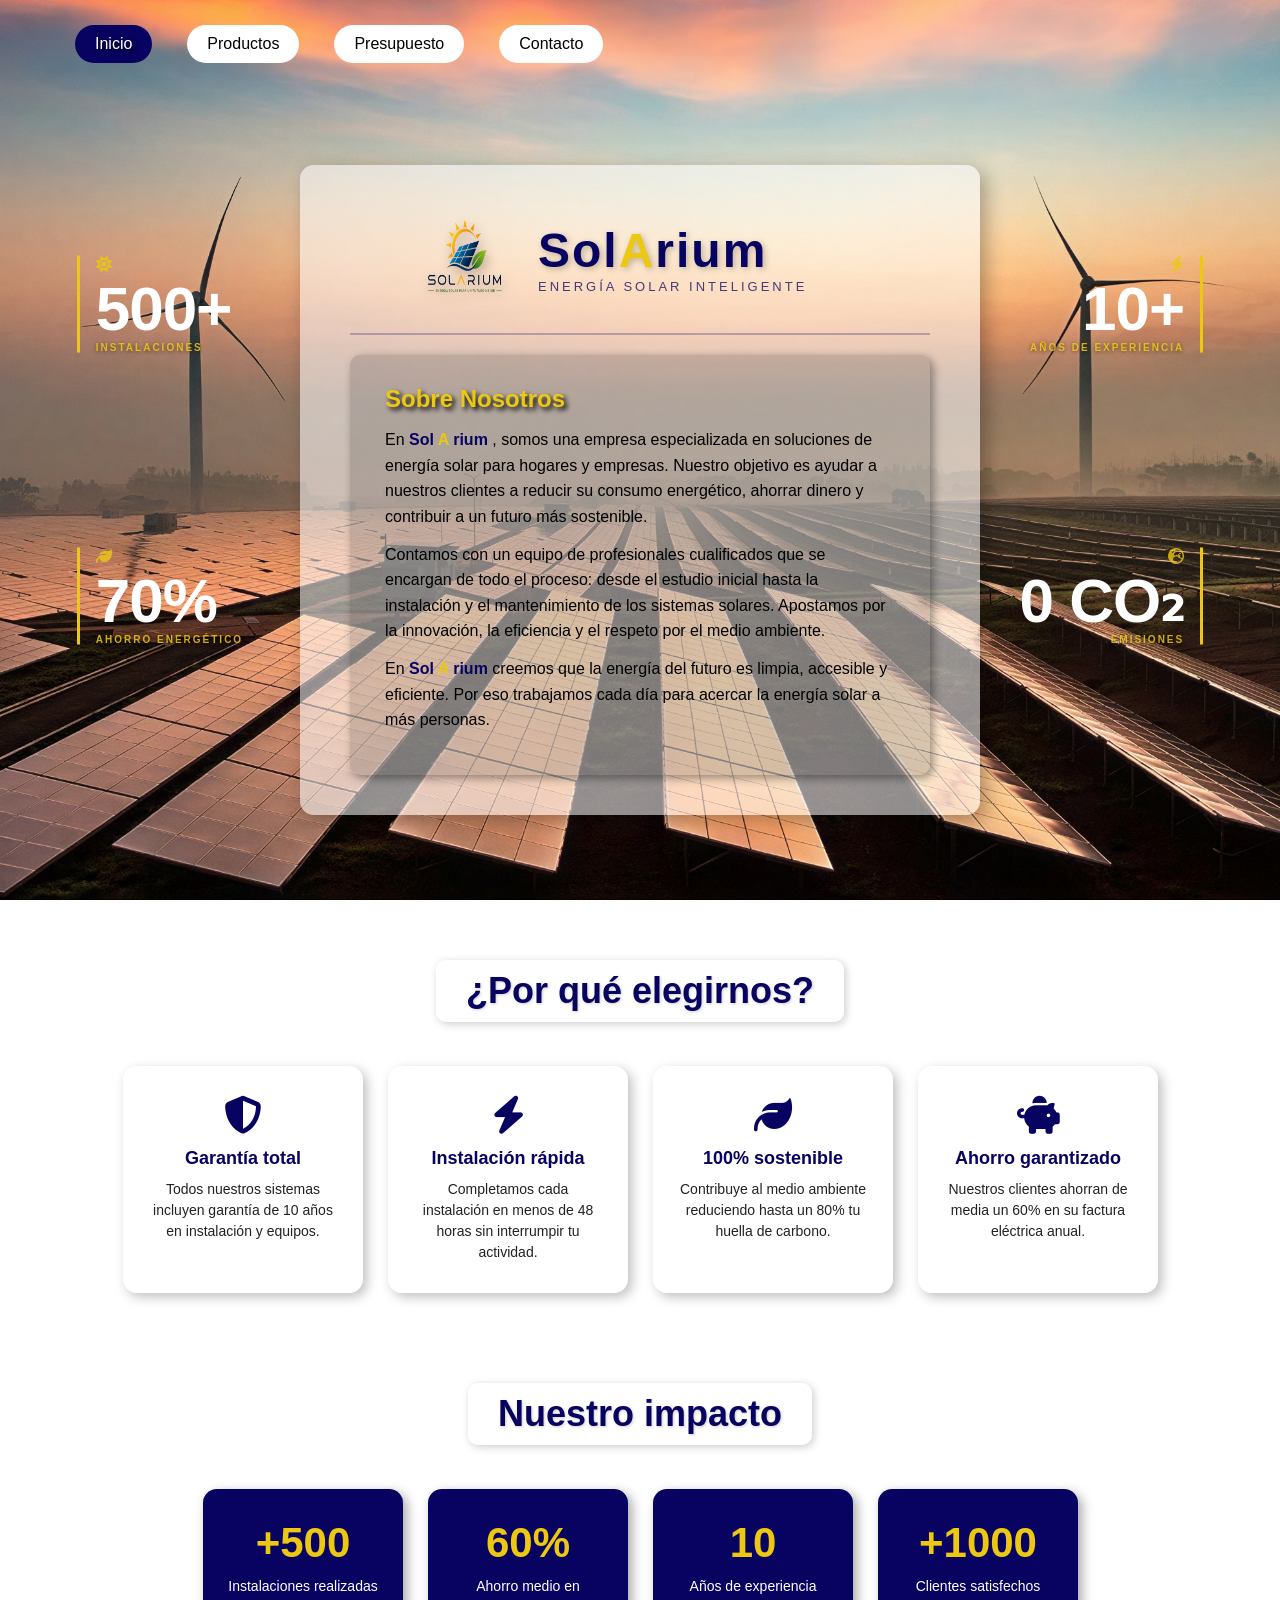
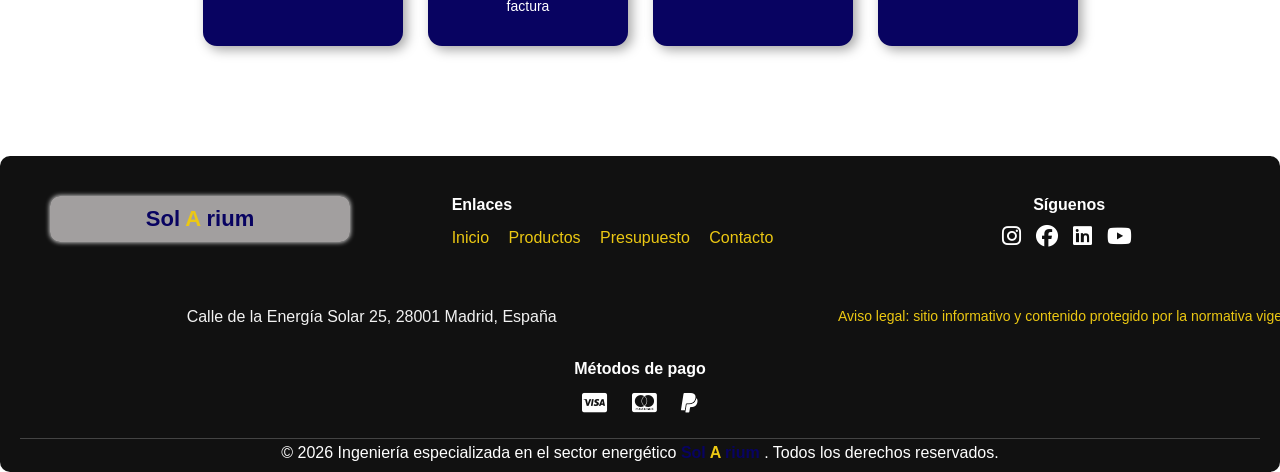
<file: index.html>
<!DOCTYPE html>
<html lang="es">
<head>
    <!--Meta etiquetas-->
    <meta charset="UTF-8">
    <meta name="viewport" content="width=device-width, initial-scale=1.0">
    <meta name="description" content="SolArium - Soluciones de energía solar para hogares y empresas. Instalación y mantenimiento de paneles fotovoltaicos en Madrid.">
    <meta name="keywords" content="energía solar, placas fotovoltaicas, paneles solares, autoconsumo, Madrid, instalación solar">
    <meta name="author" content="SolArium">
    <meta name="robots" content="index, follow">
    <!--Meta etiquetas para redes sociales-->
    <meta property="og:title" content="SolArium - Energía Solar Inteligente">
    <meta property="og:description" content="Soluciones de energía solar para hogares y empresas.">
    <meta property="og:image" content="imagenes/logo.png">
    <meta property="og:type" content="website">
    <meta property="og:locale" content="es_ES">
    <!-- Font Awesome para iconos -->
    <link rel="stylesheet" href="https://cdnjs.cloudflare.com/ajax/libs/font-awesome/6.5.0/css/all.min.css">
    <!-- Declaración de fichero de estilos-->
    <link rel="stylesheet" href="styles.css/styles.css">
    <!--Título de la página-->
    <title>SolArium</title>
</head>
<body>
    <!-- Imagen de fondo fija -->
    <img src="imagenes/Fondo.jpeg" width="2936" height="1388" alt="Foto placas solares" class="hero-image">
<div class="contenedor">
    <!-- NavBar-->
    <div class="navbar">
        <div class="menu">
            <a href="index.html" class="activo">Inicio</a>
            <a href="Views/productos.html">Productos</a>
            <a href="Views/presupuesto.html">Presupuesto</a>
            <a href="Views/contacto.html">Contacto</a>
        </div>
    </div>
</div>
    <!-- Hero -->
    <section id="hero-inicio">
        <!-- Tarjetas decorativas izquierda -->
        <div class="hero-deco hero-deco-izq">
            <div class="hero-stat-card">
                <i class="fa-solid fa-sun"></i>
                <span class="hero-stat-num">500+</span>
                <span class="hero-stat-label">Instalaciones</span>
            </div>
            <div class="hero-stat-card">
                <i class="fa-solid fa-leaf"></i>
                <span class="hero-stat-num">70%</span>
                <span class="hero-stat-label">Ahorro energético</span>
            </div>
        </div>
        <div id="hero-caja-1">
            <!-- Logo y nombre de la empresa -->
            <div class="logo-hero">
                <img src="imagenes/logo.png" width="2376" height="1680" alt="logo SolArium">
                <div class="logo-texto">
                    <span class="logo-nombre">
                        <span class="sol">Sol</span><span class="A">A</span><span class="rium">rium</span>
                    </span>
                    <span class="logo-slogan">Energía solar inteligente</span>
                </div>
            </div>
            <!-- Caja Sobre Nosotros -->
            <div class="caja-sobre">
                <h2>Sobre Nosotros</h2>
                <p>En
                <strong>
                    <span class="sol">Sol</span>
                    <span class="A">A</span>
                    <span class="rium">rium</span>
                </strong>,
                    somos una empresa especializada en soluciones de energía solar
                para hogares y empresas. Nuestro objetivo es ayudar a nuestros clientes a reducir su consumo energético,
                ahorrar dinero y contribuir a un futuro más sostenible.
                </p><p>Contamos con un equipo de profesionales cualificados que se encargan de todo el proceso:
                desde el estudio inicial hasta la instalación y el mantenimiento de los sistemas solares.
                Apostamos por la innovación, la eficiencia y el respeto por el medio ambiente.
                </p><p>En                     
                <strong>
                    <span class="sol">Sol</span>
                    <span class="A">A</span>
                    <span class="rium">rium</span>
                </strong>
                    creemos que la energía del futuro es limpia, accesible y eficiente.
                Por eso trabajamos cada día para acercar la energía solar a más personas.
            </p>
            </div>
        </div>
        <!-- Tarjetas decorativas derecha -->
        <div class="hero-deco hero-deco-der">
            <div class="hero-stat-card">
                <i class="fa-solid fa-bolt"></i>
                <span class="hero-stat-num">10+</span>
                <span class="hero-stat-label">Años de experiencia</span>
            </div>
            <div class="hero-stat-card">
                <i class="fa-solid fa-earth-europe"></i>
                <span class="hero-stat-num">0 CO₂</span>
                <span class="hero-stat-label">Emisiones</span>
            </div>
        </div>
    </section>

    <!-- Sección 2: Por qué elegirnos -->
    <section id="por-que-nosotros">
        <h2>¿Por qué elegirnos?</h2>
        <div class="ventajas-grid">
            <!-- Ventaja 1 -->
            <div class="ventaja-card">
                <i class="fa-solid fa-shield-halved"></i>
                <h3>Garantía total</h3>
                <p>Todos nuestros sistemas incluyen garantía de 10 años en instalación y equipos.</p>
            </div>
            <!-- Ventaja 2 -->
            <div class="ventaja-card">
                <i class="fa-solid fa-bolt"></i>
                <h3>Instalación rápida</h3>
                <p>Completamos cada instalación en menos de 48 horas sin interrumpir tu actividad.</p>
            </div>
            <!-- Ventaja 3 -->
            <div class="ventaja-card">
                <i class="fa-solid fa-leaf"></i>
                <h3>100% sostenible</h3>
                <p>Contribuye al medio ambiente reduciendo hasta un 80% tu huella de carbono.</p>
            </div>
            <!-- Ventaja 4 -->
            <div class="ventaja-card">
                <i class="fa-solid fa-piggy-bank"></i>
                <h3>Ahorro garantizado</h3>
                <p>Nuestros clientes ahorran de media un 60% en su factura eléctrica anual.</p>
            </div>
        </div>
    </section>

    <!-- Sección 3: Datos de impacto -->
    <section id="datos-impacto">
        <h2>Nuestro impacto</h2>
        <div class="datos-grid">
            <!-- Dato 1 -->
            <div class="dato-card">
                <span class="dato-numero contador contador-500" data-final="+500">+500</span>
                <span class="dato-label">Instalaciones realizadas</span>
            </div>
            <!-- Dato 2 -->
            <div class="dato-card">
                <span class="dato-numero contador contador-60" data-final="60%">60%</span>
                <span class="dato-label">Ahorro medio en factura</span>
            </div>
            <!-- Dato 3 -->
            <div class="dato-card">
                <span class="dato-numero contador contador-10" data-final="10">10</span>
                <span class="dato-label">Años de experiencia</span>
            </div>
            <!-- Dato 4 -->
            <div class="dato-card">
                <span class="dato-numero contador contador-1000" data-final="+1000">+1000</span>
                <span class="dato-label">Clientes satisfechos</span>
            </div>
        </div>
    </section>

    <!-- Footer -->
<footer class="footer">

    <div class="footer-contenido">

        <!-- Logo SolArium -->
        <div class="footer-col">
            <h2>
                <strong>
                    <span class="sol">Sol</span>
                    <span class="A">A</span>
                    <span class="rium">rium</span>
                </strong>
            </h2>
        </div>

        <!-- Enlaces de navegación -->
        <div class="footer-col">
            <h3>Enlaces</h3>
            <p><a href="index.html">Inicio</a></p>
            <p><a href="Views/productos.html">Productos</a></p>
            <p><a href="Views/presupuesto.html">Presupuesto</a></p>
            <p><a href="Views/contacto.html">Contacto</a></p>
        </div>

        <!-- Redes sociales -->
        <div class="footer-col">
            <h3>Síguenos</h3>
            <div class="redes">
                <a href="https://www.instagram.com/" target="_blank" rel="noopener"><i class="fa-brands fa-instagram"></i></a>
                <a href="https://www.facebook.com/" target="_blank" rel="noopener"><i class="fa-brands fa-facebook"></i></a>
                <a href="https://www.linkedin.com/" target="_blank" rel="noopener"><i class="fa-brands fa-linkedin"></i></a>
                <a href="https://www.youtube.com/" target="_blank" rel="noopener"><i class="fa-brands fa-youtube"></i></a>
            </div>
            <div class="footer-info">
                <p class="footer-direccion">Calle de la Energía Solar 25, 28001 Madrid, España</p>
                <p class="footer-legal">Aviso legal: sitio informativo y contenido protegido por la normativa vigente.</p>
            </div>
        </div>
    </div>

<!-- Métodos de pago -->
<div class="footer-pagos">
    <h3>Métodos de pago</h3>
    <i class="fa-brands fa-cc-visa" aria-hidden="true"></i>
    <i class="fa-brands fa-cc-mastercard" aria-hidden="true"></i>
    <i class="fa-brands fa-paypal" aria-hidden="true"></i>
</div>
<!-- Derechos reservados -->
    <div class="footer-bottom">
        <p>© 2026 Ingeniería especializada en el sector energético
                <strong>
                    <span class="sol">Sol</span>
                    <span class="A">A</span>
                    <span class="rium">rium</span>
                </strong>. Todos los derechos reservados.</p>
    </div>
</footer>
</html>
</file>
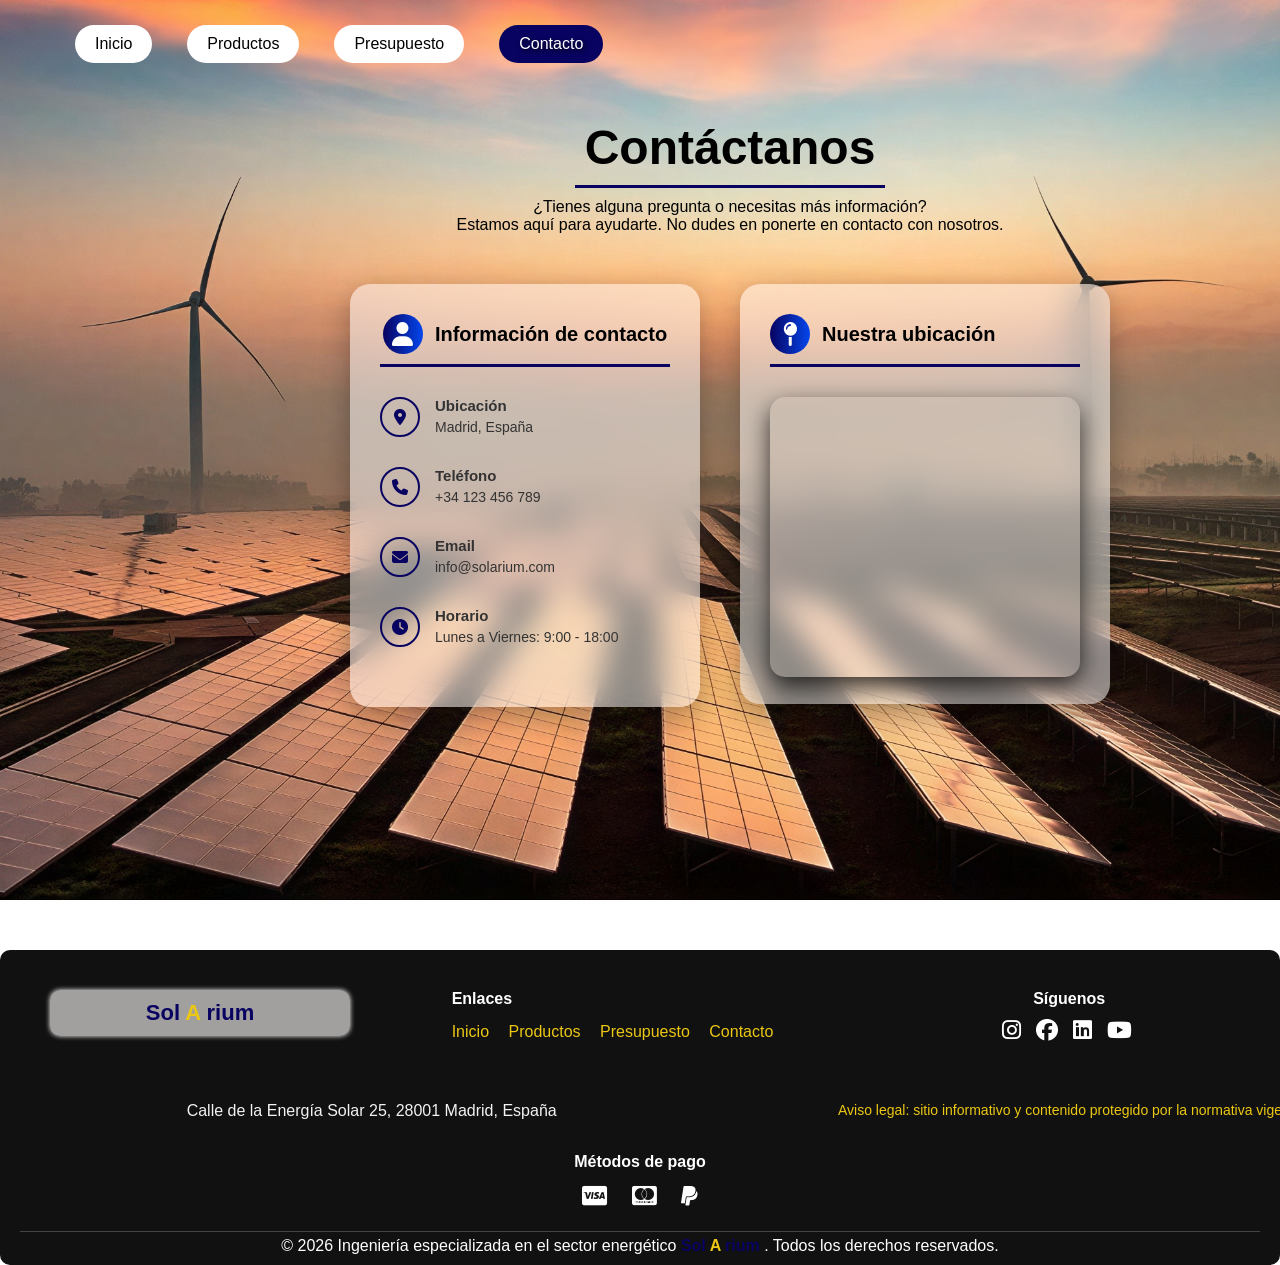
<file: Views/contacto.html>
<!DOCTYPE html>
<html lang="es">
<head>
    <!--Meta etiquetas-->
    <meta charset="UTF-8">
    <meta name="viewport" content="width=device-width, initial-scale=1.0">
    <meta name="description" content="SolArium - Soluciones de energía solar para hogares y empresas. Instalación y mantenimiento de paneles fotovoltaicos en Madrid.">
    <meta name="keywords" content="energía solar, placas fotovoltaicas, paneles solares, autoconsumo, Madrid, instalación solar">
    <meta name="author" content="SolArium">
    <meta name="robots" content="index, follow">
    <!--Meta etiquetas para redes sociales-->
    <meta property="og:title" content="SolArium - Energía Solar Inteligente">
    <meta property="og:description" content="Soluciones de energía solar para hogares y empresas.">
    <meta property="og:image" content="../imagenes/logo.png">
    <meta property="og:type" content="website">
    <meta property="og:locale" content="es_ES">
    <!-- Font Awesome para iconos -->
    <link rel="stylesheet" href="https://cdnjs.cloudflare.com/ajax/libs/font-awesome/6.5.0/css/all.min.css">
    <!-- Declaración de fichero de estilos-->
    <link rel="stylesheet" href="../styles.css/styles.css">
    <!--Título de la página-->
    <title>Contacto</title>
</head>
<body>

<!-- Imagen de fondo fija -->
<img src="../imagenes/Fondo.jpeg" width="2936" height="1388" alt="Foto placas solares" class="hero-image">
<div class="contenedor">
    <!-- NavBar-->
    <div class="navbar">
    <div class="menu">
        <a href="../index.html">Inicio</a>
        <a href="productos.html">Productos</a>
        <a href="presupuesto.html">Presupuesto</a>
        <a href="contacto.html" class="activo">Contacto</a>
    </div>
</div>
</div>

<!-- Sección principal de contacto -->
<div id="hero-contacto">
    <div id="overlay-contacto"></div>

    <div class="content">
        <h1>Contáctanos</h1>
        <div class="subtitle">
            ¿Tienes alguna pregunta o necesitas más información?<br> Estamos aquí para ayudarte. No dudes en ponerte en contacto con nosotros.
        </div>

        <div class="cards">

            <!-- CONTACTO -->
            <div class="card-contacto">
                <div class="card-contacto-header">
                    <i class="fa-solid fa-user"></i>
                    <h2>Información de contacto</h2>
                </div>

                <div class="info-item">
                    <i class="fa-solid fa-location-dot"></i>
                    <div class="info-text">
                        <strong>Ubicación</strong>
                        <span>Madrid, España</span>
                    </div>
                </div>

                <div class="info-item">
                    <i class="fa-solid fa-phone"></i>
                    <div class="info-text">
                        <strong>Teléfono</strong>
                        <span>+34 123 456 789</span>
                    </div>
                </div>

                <div class="info-item">
                    <i class="fa-solid fa-envelope"></i>
                    <div class="info-text">
                        <strong>Email</strong>
                        <span>info@solarium.com</span>
                    </div>
                </div>

                <div class="info-item">
                    <i class="fa-solid fa-clock"></i>
                    <div class="info-text">
                        <strong>Horario</strong>
                        <span>Lunes a Viernes: 9:00 - 18:00</span>
                    </div>
                </div>
            </div>

            <!-- MAPA -->
            <div class="card-map">
                <div class="card-map-header">
                    <i class="fa-solid fa-map-pin"></i>
                    <h3>Nuestra ubicación</h3>
                </div>
                <div class="map">
                    <iframe 
                        title="Mapa de ubicación SolArium en Madrid"
                        src="https://www.google.com/maps?q=Madrid&output=embed">
                    </iframe>
                </div>
            </div>

        </div>
    </div>
</div>
<!-- Footer -->
<footer class="footer">

    <div class="footer-contenido">

        <div class="footer-col">
            <h2>
                <strong>
                    <span class="sol">Sol</span>
                    <span class="A">A</span>
                    <span class="rium">rium</span>
                </strong>
            </h2>        
        </div>
        <!-- Enlaces de navegación -->
        <div class="footer-col">
            <h3>Enlaces</h3>
            <p><a href="../index.html">Inicio</a></p>
            <p><a href="productos.html">Productos</a></p>
            <p><a href="presupuesto.html">Presupuesto</a></p>
            <p><a href="contacto.html">Contacto</a></p>
        </div>
        <!-- Redes sociales -->
        <div class="footer-col">
            <h3>Síguenos</h3>
            <div class="redes">
                <a href="https://www.instagram.com/" target="_blank" rel="noopener"><i class="fa-brands fa-instagram"></i></a>
                <a href="https://www.facebook.com/" target="_blank" rel="noopener"><i class="fa-brands fa-facebook"></i></a>
                <a href="https://www.linkedin.com/" target="_blank" rel="noopener"><i class="fa-brands fa-linkedin"></i></a>
                <a href="https://www.youtube.com/" target="_blank" rel="noopener"><i class="fa-brands fa-youtube"></i></a>
            </div>
            <div class="footer-info">
                <p class="footer-direccion">Calle de la Energía Solar 25, 28001 Madrid, España</p>
                <p class="footer-legal">Aviso legal: sitio informativo y contenido protegido por la normativa vigente.</p>
            </div>
        </div>
    </div>

<!-- Métodos de pago -->
<div class="footer-pagos">
    <h3>Métodos de pago</h3>
    <i class="fa-brands fa-cc-visa" aria-hidden="true"></i>
    <i class="fa-brands fa-cc-mastercard" aria-hidden="true"></i>
    <i class="fa-brands fa-paypal" aria-hidden="true"></i>
</div>
<!-- Derechos reservados -->
    <div class="footer-bottom">
        <p>© 2026 Ingeniería especializada en el sector energético 
            <strong>
                <span class="sol">Sol</span>
                <span class="A">A</span>
                <span class="rium">rium</span>
            </strong>. Todos los derechos reservados.</p>
    </div>
</footer>
</body>
</html>
</file>
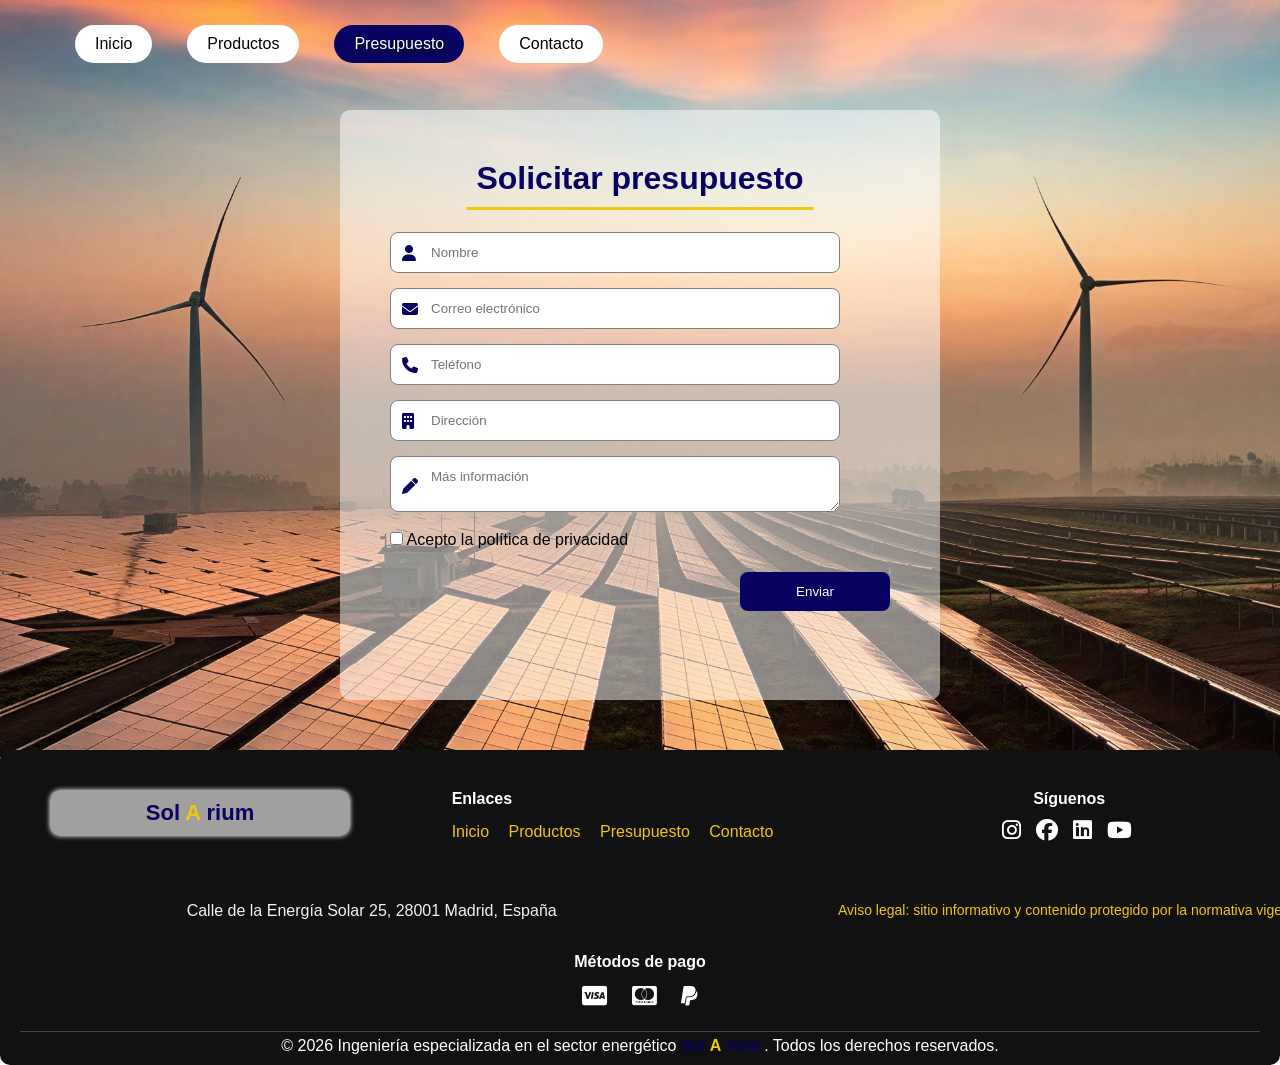
<file: Views/presupuesto.html>
<!DOCTYPE html>
<html lang="es">
<head>
    <!--Meta etiquetas-->
    <meta charset="UTF-8">
    <meta name="viewport" content="width=device-width, initial-scale=1.0">
    <meta name="description" content="SolArium - Soluciones de energía solar para hogares y empresas. Instalación y mantenimiento de paneles fotovoltaicos en Madrid.">
    <meta name="keywords" content="energía solar, placas fotovoltaicas, paneles solares, autoconsumo, Madrid, instalación solar">
    <meta name="author" content="SolArium">
    <meta name="robots" content="index, follow">
    <!--Meta etiquetas para redes sociales-->
    <meta property="og:title" content="SolArium - Energía Solar Inteligente">
    <meta property="og:description" content="Soluciones de energía solar para hogares y empresas.">
    <meta property="og:image" content="../imagenes/logo.png">
    <meta property="og:type" content="website">
    <meta property="og:locale" content="es_ES">
    <!-- Font Awesome para iconos -->
    <link rel="stylesheet" href="https://cdnjs.cloudflare.com/ajax/libs/font-awesome/6.5.0/css/all.min.css">
    <!-- Declaración de fichero de estilos-->
    <link rel="stylesheet" href="../styles.css/styles.css">
    <!--Título de la página-->
    <title>Presupuesto</title>
</head>
<body>

<!-- Imagen de fondo fija -->
<img src="../imagenes/Fondo.jpeg" width="2936" height="1388" alt="Foto placas solares" class="hero-image">
<div class="contenedor">
    <!-- NavBar-->
    <div class="navbar">
    <div class="menu">
        <a href="../index.html">Inicio</a>
        <a href="productos.html">Productos</a>
        <a href="presupuesto.html" class="activo">Presupuesto</a>
        <a href="contacto.html">Contacto</a>
    </div>
    </div>
</div>

<!-- Formulario de presupuesto -->
<div id="hero-caja-presupuesto">
    <div id="bloque-presupuesto">
        <h1>Solicitar presupuesto</h1>
    <form>
        <div class="input-icono">
            <i class="fa-solid fa-user" aria-hidden="true"></i>
            <input type="text" id="nombre" name="nombre" placeholder="Nombre" required>
        </div>
        <div class="input-icono">
            <i class="fa-solid fa-envelope" aria-hidden="true"></i>
            <input type="email" id="email" name="email" placeholder="Correo electrónico" required>
        </div>
        <div class="input-icono">
            <i class="fa-solid fa-phone" aria-hidden="true"></i>
            <input type="tel" id="telefono" name="telefono" placeholder="Teléfono" required>
        </div>
        <div class="input-icono">
            <i class="fa-solid fa-building" aria-hidden="true"></i>
            <input type="text" id="direccion" name="direccion" placeholder="Dirección" required>
        </div>
        <div class="input-icono">
            <i class="fa-solid fa-pen" aria-hidden="true"></i>
            <textarea id="info" name="info" placeholder="Más información" required></textarea>
        </div>
        <label>
            <input type="checkbox" name="privacidad" required>
            Acepto la política de privacidad
        </label>
        <input type="submit" value="Enviar">
    </form>
    </div>
</div>
<!-- Footer -->
<footer class="footer">

    <div class="footer-contenido">

        <!-- Logo SolArium -->
        <div class="footer-col">
            <h2>
                <strong>
                    <span class="sol">Sol</span>
                    <span class="A">A</span>
                    <span class="rium">rium</span>
                </strong>
            </h2>        
        </div>

        <!-- Enlaces de navegación -->
        <div class="footer-col">
            <h3>Enlaces</h3>
            <p><a href="../index.html">Inicio</a></p>
            <p><a href="productos.html">Productos</a></p>
            <p><a href="presupuesto.html">Presupuesto</a></p>
            <p><a href="contacto.html">Contacto</a></p>
        </div>

        <!-- Redes sociales -->
        <div class="footer-col">
            <h3>Síguenos</h3>
            <div class="redes">
                <a href="https://www.instagram.com/" target="_blank" rel="noopener"><i class="fa-brands fa-instagram"></i></a>
                <a href="https://www.facebook.com/" target="_blank" rel="noopener"><i class="fa-brands fa-facebook"></i></a>
                <a href="https://www.linkedin.com/" target="_blank" rel="noopener"><i class="fa-brands fa-linkedin"></i></a>
                <a href="https://www.youtube.com/" target="_blank" rel="noopener"><i class="fa-brands fa-youtube"></i></a>
            </div>
            <div class="footer-info">
                <p class="footer-direccion">Calle de la Energía Solar 25, 28001 Madrid, España</p>
                <p class="footer-legal">Aviso legal: sitio informativo y contenido protegido por la normativa vigente.</p>
            </div>
        </div>
    </div>

<!-- Métodos de pago -->
<div class="footer-pagos">
    <h3>Métodos de pago</h3>
    <i class="fa-brands fa-cc-visa" aria-hidden="true"></i>
    <i class="fa-brands fa-cc-mastercard" aria-hidden="true"></i>
    <i class="fa-brands fa-paypal" aria-hidden="true"></i>
</div>
<!-- Derechos reservados -->
    <div class="footer-bottom">
        <p>© 2026 Ingeniería especializada en el sector energético 
            <strong>
                <span class="sol">Sol</span>
                <span class="A">A</span>
                <span class="rium">rium</span>
            </strong>. Todos los derechos reservados.</p>
    </div>
</footer>
</body>
</html>
</file>
<file: styles.css/styles.css>
/*GLOBAL */

/* Desplazamiento suave al navegar con anclas */
html {
    scroll-behavior: smooth;
}

/*index.html*/
*{
    margin: 0;
    padding: 0;
    box-sizing: border-box;
    font-family: Arial, Helvetica, sans-serif;
}
/*evitar scroll horizontal*/
body{
    overflow-x: auto;
}
/*contenedor principal*/
.contenedor{
    width: 1200px;
    max-width: none;
    margin: 0 auto;
    position: relative;
    z-index: 1;
}

/*NAVBAR DISTRIBUCIÓN*/
.navbar{
    display: flex;
    justify-content: space-between;
    align-items: center;
    padding: 15px;
    backdrop-filter: blur(2px);
    width: 100%;
    max-width: 1200px;
    left: 50%;
    top: 10px;
    transform: translateX(-50%);
    position: fixed;
    z-index: 1000;
    border-radius: 10px;
    margin-top: 0;
}
/*enlace navbar*/
.navbar a{
    text-decoration: none;
    margin-left: 20px;
}

/*menú*/
.menu{
    display: flex;
    gap: 15px;
}

/*menu botones*/
.menu a{
    text-decoration: none;
    padding: 10px 20px;
    border-radius: 30px;
    background: white;
    color: black;
    font-weight: 500;
    transition: all 0.3s ease;
    overflow: hidden;
    position: relative;
}

/*menu hover*/
.menu a:hover{
    background: #d0d0d0;
    transform: translateY(-3px) scale(1.05);
}

/*menu activo(verde)*/
.menu a.activo{
    background: #080361;
    color: white;
    text-shadow: 2px 2px 5px black;
}
/*menu subrayado*/
.menu a::after{
    content: '';
    position: absolute;
    bottom: 0;
    left: 0;
    width: 0%;
    height: 3px;
    background: #ECC813;
    transition: 0.3s;
}
/*menu subrayado hover*/
.menu a:hover::after{
    width: 100%;
}

/*Animación navbar*/
@supports (animation-timeline: scroll()) {
    .navbar {
        animation: navbar-hide linear both;
        animation-timeline: scroll(root block);
        animation-range: 0 220px;
    }

    @keyframes navbar-hide {
        0% {
            transform: translateX(-50%) translateY(0);
            opacity: 1;
        }

        100% {
            transform: translateX(-50%) translateY(-140%);
            opacity: 0;
        }
    }
}

/*HERO*/
.hero-image{
    width: 100%;
    height: 100vh;
    position: fixed;
    inset: 0;
    object-fit: cover;
    z-index: 0;
}
/*contenido del hero*/
.hero-contenido{
    display: flex;
    flex-direction: column;
    justify-content: center;
    text-align: center;
    position: relative;
    margin-top: 150px;
    margin-right: 0px;
    color: black;
    white-space: normal;
}

/*título del hero*/
.hero-contenido h1{
    margin: 0 auto;
    line-height: 1.15;
    overflow-wrap: anywhere;
    font-size: 30px;
    color: #080361;
    position: relative;
    margin-top: -500px;
}

/*hero*/
#hero-inicio{
    position: relative;
    display: flex;
    justify-content: center;
    align-items: center;
    width: 100%;
    min-height: 100vh;
    padding-top: 80px;
}
/*hero caja*/
#hero-caja-1{
    background: rgba(255, 255, 255, 0.55);
    padding: 40px 50px;
    border-radius: 14px;
    width: 680px;
    max-width: 90%;
    position: relative;
    display: flex;
    flex-direction: column;
    align-items: center;
    gap: 20px;
    box-shadow: 6px 6px 20px rgba(0,0,0,0.3);
    margin: 0 auto;
}
/*iconos decorativos hero laterales*/
/*columnas flotantes laterales hero*/
.hero-deco{
    position: absolute;
    top: 50%;
    transform: translateY(-50%);
    display: flex;
    flex-direction: column;
    gap: 195px;
    pointer-events: none;
}
/*entrada izquierda*/
.hero-deco-izq{
    left: 6%;
    align-items: flex-start;
    animation: entrar-izq 1s cubic-bezier(0.22, 1, 0.36, 1) both;
}
/*entrada derecha*/
.hero-deco-der{
    right: 6%;
    align-items: flex-end;
    animation: entrar-der 1s cubic-bezier(0.22, 1, 0.36, 1) both;
}
/*animación entrada desde izquierda*/
@keyframes entrar-izq{
    from{
        opacity: 0;
        transform: translateY(-50%) translateX(-60px);
    }
    to{
        opacity: 1;
        transform: translateY(-50%) translateX(0);
    }
}
/*animación entrada desde derecha*/
@keyframes entrar-der{
    from{
        opacity: 0;
        transform: translateY(-50%) translateX(60px);
    }
    to{
        opacity: 1;
        transform: translateY(-50%) translateX(0);
    }
}
/*bloque individual flotante*/
.hero-stat-card{
    display: flex;
    flex-direction: column;
    align-items: flex-start;
    gap: 2px;
    padding-left: 16px;
    border-left: 3px solid #ECC813;
    background: none;
    box-shadow: none;
    border-radius: 0;
    animation: flotar 4s ease-in-out infinite;
}
/*segunda tarjeta con retraso para que no floten al unísono*/
.hero-stat-card:nth-child(2){
    animation-delay: 1.5s;
}
/*animación flotación suave*/
@keyframes flotar{
    0%, 100%{ transform: translateY(0); }
    50%{ transform: translateY(-8px); }
}
/*columna derecha invertida*/
.hero-deco-der .hero-stat-card{
    align-items: flex-end;
    padding-left: 0;
    padding-right: 16px;
    border-left: none;
    border-right: 3px solid #ECC813;
}
/*icono flotante*/
.hero-stat-card i{
    font-size: 16px;
    color: #ECC813;
    opacity: 0.8;
    margin-bottom: 4px;
    animation: girar-icono 6s ease-in-out infinite;
}
.hero-stat-card:nth-child(2) i{
    animation-delay: 1.5s;
}
/*rotación suave del icono*/
@keyframes girar-icono{
    0%, 100%{ transform: rotate(0deg) scale(1); }
    25%{ transform: rotate(15deg) scale(1.2); }
    75%{ transform: rotate(-15deg) scale(1.2); }
}
/*número gigante*/
.hero-stat-num{
    font-size: 62px;
    font-weight: 900;
    color: #ffffff;
    line-height: 1;
    letter-spacing: -1px;
    animation: pulso-brillo 3s ease-in-out infinite;
}
.hero-stat-card:nth-child(2) .hero-stat-num{
    animation-delay: 1.5s;
}
/*pulso de brillo dorado en el número*/
@keyframes pulso-brillo{
    0%, 100%{
        text-shadow:
            0 0 20px rgba(236,200,19,0.6),
            0 2px 8px rgba(0,0,0,0.7);
    }
    50%{
        text-shadow:
            0 0 40px rgba(236,200,19,1),
            0 0 80px rgba(236,200,19,0.4),
            0 2px 8px rgba(0,0,0,0.7);
    }
}
/*etiqueta*/
.hero-stat-label{
    font-size: 10px;
    font-weight: 700;
    color: #ECC813;
    letter-spacing: 2px;
    text-transform: uppercase;
    opacity: 0.85;
    text-shadow: 0 1px 4px rgba(0,0,0,0.6);
}

/*logo hero*/
.logo-hero{
    display: flex;
    align-items: center;
    justify-content: flex-start;
    gap: 18px;
    width: 100%;
    padding-bottom: 18px;
    padding-left: 60px;
    border-bottom: 2px solid rgba(8, 3, 97, 0.25);
}
/*imagen logo*/
.logo-hero img{
    width: 110px;
    height: 110px;
    background: transparent;
    filter: drop-shadow(2px 4px 6px rgba(0,0,0,0.3));
}
/*bloque texto logo*/
.logo-texto{
    display: flex;
    flex-direction: column;
    gap: 4px;
}
/*nombre SolArium*/
.logo-nombre{
    font-size: 48px;
    font-weight: bold;
    letter-spacing: 2px;
    text-shadow: 2px 2px 6px rgba(0,0,0,0.25);
    line-height: 1;
}
/*slogan debajo del nombre*/
.logo-slogan{
    font-size: 13px;
    font-weight: 500;
    color: #080361;
    letter-spacing: 3px;
    text-transform: uppercase;
    opacity: 0.75;
}
/*caja sobre nosotros*/
.caja-sobre{
    background: rgba(0, 0, 0, 0.15);
    padding: 30px 35px;
    border-radius: 10px;
    width: 100%;
    box-shadow: 3px 3px 10px rgba(0,0,0,0.4);
}
/*bloque de texto*/
.caja-sobre h2{
    color: #ECC813;
    margin-bottom: 14px;
    text-shadow: 3px 3px 5px black;
}
/*texto sobre nosotros*/
.caja-sobre p{
    color: black;
    margin-bottom: 12px;
    line-height: 1.6;
}

/*colores de marca SolArium*/
.sol{
    color: #080361;
}

/*letra A dorada*/
.A{
    color: #ECC813;
}

/*resto del nombre en azul*/
.rium{
    color: #080361;
}

/* SECCIÓN 2 - Por qué elegirnos */
#por-que-nosotros{
    position: relative;
    z-index: 1;
    padding: 60px 60px 40px;
    text-align: center;
}

/*título sección 2*/
#por-que-nosotros h2{
    font-size: 36px;
    color: #080361;
    margin-bottom: 40px;
    background: rgba(255,255,255,0.6);
    display: inline-block;
    padding: 10px 30px;
    border-radius: 10px;
    text-shadow: 1px 1px 3px rgba(0,0,0,0.2);
    box-shadow: 2px 2px 8px rgba(0,0,0,0.2);
}

/*cuadrícula ventajas*/
.ventajas-grid{
    display: flex;
    gap: 25px;
    justify-content: center;
    flex-wrap: wrap;
}

/*tarjeta ventaja*/
.ventaja-card{
    background: rgba(255,255,255,0.55);
    border-radius: 14px;
    padding: 30px 25px;
    width: 240px;
    box-shadow: 4px 4px 12px rgba(0,0,0,0.25);
    transition: transform 0.3s ease, box-shadow 0.3s ease;
}

/*hover tarjeta ventaja*/
.ventaja-card:hover{
    transform: translateY(-6px);
    box-shadow: 6px 10px 20px rgba(0,0,0,0.3);
}

/*icono ventaja*/
.ventaja-card i{
    font-size: 38px;
    color: #080361;
    margin-bottom: 14px;
}

/*título ventaja*/
.ventaja-card h3{
    font-size: 18px;
    color: #080361;
    margin-bottom: 10px;
}

/*texto ventaja*/
.ventaja-card p{
    font-size: 14px;
    color: #222;
    line-height: 1.5;
}

/* SECCIÓN 3 - Datos de impacto */
#datos-impacto{
    position: relative;
    z-index: 1;
    padding: 50px 60px 60px;
    text-align: center;
}

/*título sección 3*/
#datos-impacto h2{
    font-size: 36px;
    color: #080361;
    margin-bottom: 40px;
    background: rgba(255,255,255,0.6);
    display: inline-block;
    padding: 10px 30px;
    border-radius: 10px;
    text-shadow: 1px 1px 3px rgba(0,0,0,0.2);
    box-shadow: 2px 2px 8px rgba(0,0,0,0.2);
}

/*cuadrícula datos*/
.datos-grid{
    display: flex;
    gap: 25px;
    justify-content: center;
    flex-wrap: wrap;
}

/*tarjeta dato*/
.dato-card{
    background: #080361;
    border-radius: 14px;
    padding: 30px 25px;
    width: 200px;
    display: flex;
    flex-direction: column;
    align-items: center;
    gap: 10px;
    box-shadow: 4px 4px 12px rgba(0,0,0,0.35);
    transition: transform 0.3s ease;
}

/*hover tarjeta dato*/
.dato-card:hover{
    transform: translateY(-6px);
}

/*número dato*/
.dato-numero{
    font-size: 42px;
    font-weight: bold;
    color: #ECC813;
}

/*contador visual CSS-only (sin JS)*/
.contador{
    position: relative;
    color: transparent;
}

/*fallback: siempre muestra el valor final*/
.contador::after{
    content: attr(data-final);
    position: absolute;
    left: 0;
    top: 0;
    width: 100%;
    color: #ECC813;
}

/*si hay soporte de animación por scroll, simula conteo al entrar en viewport*/
@supports (animation-timeline: view()){
    .contador::after{
        animation-duration: 1.5s;
        animation-fill-mode: both;
        animation-timing-function: steps(1, end);
        animation-timeline: view();
        animation-range: entry 0% entry 65%;
    }

    .contador-500::after{ animation-name: contar-500; }
    .contador-60::after{ animation-name: contar-60; }
    .contador-10::after{ animation-name: contar-10; }
    .contador-1000::after{ animation-name: contar-1000; }
}

/*secuencias de conteo simulado*/
@keyframes contar-500{
    0%{ content: "+0"; }
    20%{ content: "+100"; }
    40%{ content: "+220"; }
    60%{ content: "+320"; }
    80%{ content: "+420"; }
    100%{ content: "+500"; }
}

@keyframes contar-60{
    0%{ content: "0%"; }
    20%{ content: "12%"; }
    40%{ content: "24%"; }
    60%{ content: "36%"; }
    80%{ content: "48%"; }
    100%{ content: "60%"; }
}

@keyframes contar-10{
    0%{ content: "0"; }
    20%{ content: "2"; }
    40%{ content: "4"; }
    60%{ content: "6"; }
    80%{ content: "8"; }
    100%{ content: "10"; }
}

@keyframes contar-1000{
    0%{ content: "+0"; }
    20%{ content: "+200"; }
    40%{ content: "+400"; }
    60%{ content: "+650"; }
    80%{ content: "+850"; }
    100%{ content: "+1000"; }
}

/*etiqueta dato*/
.dato-label{
    font-size: 14px;
    color: white;
    line-height: 1.4;
}

/*FOOTER*/
.footer{
    background: #111;
    color: white;
    padding: 40px 20px 10px;
    position: relative;
    margin-top: 50px;
    z-index: 1;
    border-radius: 10px;
}
/*FOOTER contenido*/
.footer-contenido{
    display: flex;
    justify-content: space-between;
    align-items: flex-start;
    gap: 40px;
    flex-wrap: wrap;
    padding-right: 260px;
}
/*FOOTER columnas*/
.footer-col{
    position: relative;
    flex: 1;
    min-width: 220px;
}
/*FOOTER columnas títulos*/
.footer-col h3{
    margin-bottom: 10px;
    position: relative;
    margin-left: 5px;
    font-size: 16px;
}
/*FOOTER columnas títulos grandes*/
.footer-col h2{
    position: relative;
    margin-top: 0;
    margin-left: 30px;
    width: 300px;
    background: rgba(199, 196, 196, 0.8);
    display: flex;
    align-items: center;
    justify-content: center;
    padding: 10px;
    border-radius: 10px;
    box-shadow: 0px 0px 5px white;
    font-size: 22px;

}
.footer-col p{
    margin-bottom: 8px;
    display: inline-block;
    padding: 5px 10px;
    margin-left: -5px;
}

.footer-info{
    max-width: 380px;
    margin: 10px auto 0;
    text-align: center;
}


.footer-legal{
    display: block;
    margin-left: 0;
    padding: 0;
    line-height: 1.45;
}

.footer-direccion{
    color: #f2f2f2;
    display: block;
    margin-left: 0;
    padding: 0;
    line-height: 1.45;
    position: relative;
    right: 800px;
    top: 40px;
    width: 600px;
}

.footer-legal{
    color: #ECC813;
    font-size: 14px;
    position: relative;
    right: 100px;
    width: 600px;
}
/*FOOTER enlaces*/
.footer a{
    color: #ECC813;
    text-decoration: none;
}
/*FOOTER enlaces hover*/
.footer a:hover{
    text-decoration: underline;
}

/* redes */
.redes a{
    color: white;
    font-size: 22px;
    margin-right: 0;
    transition: 0.3s;
    position: relative;
    top: 0;
}

/*FOOTER columna 3 centrada*/
.footer-col:nth-child(3){
    text-align: center;
}

/*redes en columna 3 centradas*/
.footer-col:nth-child(3) .redes{
    display: flex;
    justify-content: center;
    gap: 15px;
}
/* redes hover */
.redes a:hover{
    color: #ECC813;
}

/* parte inferior */
.footer-bottom{
    text-align: center;
    margin-top: 8px;
    border-top: 1px solid #444;
    padding-top: 5px;
}
/* parte inferior texto */
.footer-bottom p{
    color: white;
}

.footer-pagos{
    gap: 10px;
    position: absolute;
    right: 90px;
    top: 40px;
    margin-bottom: 0;
    text-align: center;
}
.footer-pagos h3{
    margin-bottom: 10px;
    font-size: 16px;
}

.footer-pagos i{
    font-size: 22px;
    color: white;
    padding: 10px;
    transition: 0.3s;
    position: relative;
    top: -6px;
}

.footer-pagos i:hover{
    color: #ECC813;
}

/*responsive footer: apila métodos de pago*/
@media (max-width: 1280px){
    .footer-contenido{
        padding-right: 0;
    }

    .footer-pagos{
        position: static;
        margin-top: 20px;
        margin-bottom: 0;
    }
}
/*servicios.html*/

/* VIDEO DE FONDO */
#bg-video{
    position: fixed;
    top: 0;
    left: 0;
    width: 100%;
    height: 100%;
    object-fit: cover;
    z-index: -1;
}

/* HERO */
.hero-servicios {
    height: 100vh;
    background-size: cover;
    background-position: center 40%;
    background-attachment: fixed;
    position: relative;
}

/*hero servicios*/
#hero-servicios{
    min-height: 100vh;
    display: flex;
    flex-direction: column;
    justify-content: center;
    align-items: center;
    position: relative;
    margin-top: -100vh;
}
/*Animación de la flecha(Bounce)*/
.arrow{
    font-size: 3rem;
    text-decoration: none;
    color: #ECC813;
    animation: bounce 2s infinite;
    display: inline-block;
    position: absolute;
    bottom: 100px;
}
@keyframes bounce{
    0%, 20%, 50%, 80%, 100% {transform: translateY(0);}
    40% {transform: translateY(-10px);}
    60% {transform: translateY(-5px);}
}
/*overlay servicios*/
#overlay-servicios {
    position: absolute;
    width: 100%;
    height: 100%;
    display: flex;
    flex-direction: column;
    justify-content: center;
    align-items: center;
    color: #fae5d3;
}
#overlay-servicios h2{
    font-size: 40px;
    text-shadow: 3px 3px 5px white;
    background: rgba(255, 255, 255, 0.5);
    color: #080361;
    border-radius: 10px;
    position: relative;
    margin-top: 620px;
    margin-left: -30px;
}
/*Filosofía*/
.filosofia{
    background: rgba(255, 255, 255, 0.5);
    border-radius: 10px;
    padding: 20px;
    margin: 40px 160px;
    box-shadow: 5px 5px 10px black;
    position: absolute;
    margin-top: 100px;
    margin-left: 160px;
    width: 1200px;
    height: 450px;
}

.filosofia h1{
    justify-content: center;
    color: #080361;
    font-size: 40px;
    padding-bottom: 20px;
    margin-bottom: 10px;
    border-bottom: 3px solid grey;
}

/* bloque imagines */
#bloque-servicios {
    padding: 60px 20px;
    text-align: center;
    border-radius: 10px;
    box-shadow: 5px 5px 10px black;
    width: 1200px;
    position: relative;
    margin-left: 160px;
}

#bloque-servicios h2 {
    margin-bottom: 20px;
    color: #080361;
    background: rgba(255, 255, 255, 0.5);
    border-radius: 10px;
    padding: 10px;
    text-shadow: 2px 2px 5px rgba(0,0,0,0.3);
    box-shadow: 2px 2px 5px rgba(102, 99, 99, 0.986);
    display: inline-block;
}

.oscuro {
    background: rgba(255, 255, 255, 0.5);
}
/*bloque modal*/
#bloque-servicios2{
    background: rgba(245, 245, 245, 0.5);
    padding: 60px 20px;
    text-align: center;
    border-radius: 10px;
    box-shadow: 5px 5px 10px black;
    position: relative;
    margin-top: 20px;
    height: 600px;
    width: 1200px;
    margin-left: 160px;
}
/*bloque modal titulo*/
#bloque-servicios2 > h2 {
    margin-bottom: 20px;
    color: #080361;
    background: rgba(255, 255, 255, 0.5);
    border-radius: 10px;
    padding: 10px;
    text-shadow: 2px 2px 5px rgba(0,0,0,0.3);
    box-shadow: 2px 2px 5px rgba(102, 99, 99, 0.986);
    display: inline-block;
}
/*efecto hover global*/
.cajas :hover{
    transform: scale(1.05);
    transition: all 0.3s ease;
}
.cajas {
    display: block;
    gap: 30px;
    margin-top: 0px;
}
/*cajas*/
#panel-caja,
#inversor-caja,
#bateria-caja{
    position: relative;
    z-index: 10;
}
/*producto panel*/
#panel-caja{
    background: rgba(0, 0, 0, 0.6);
    padding: 20px;
    border-radius: 10px;
    display: inline-block;
    text-align: center;
    cursor: pointer;
    position: relative;
    margin-top: 80px;
    margin-right: 800px;
    height: 320px;
    width: 250px;
}
/*imagen panel*/
#panel-caja img{
    width: 110px;
    margin-bottom: 10px;
}
/*texto panel*/
#panel-caja h2{
    color: white;
    font-size: 40px;
    text-shadow: 3px 3px 10px black;
}
/*producto inversor*/
#inversor-caja{
    background: rgba(0, 0, 0, 0.6);
    padding: 20px;
    border-radius: 10px;
    display: inline-block;
    text-align: center;
    cursor: pointer;
    position: absolute;
    margin-top: 80px;
    margin-left: -640px;
    width: 250px;
    height: 320px;
}
/*imagen inversor*/
#inversor-caja img{
    width: 110px;
    margin-bottom: 10px;
}
/*texto inversor*/
#inversor-caja h2{
    color: white;
    font-size: 40px;
    text-shadow: 3px 3px 10px black;
}
/*bateria caja*/
#bateria-caja{
    background: rgba(0, 0, 0, 0.6);
    padding: 20px;
    border-radius: 10px;
    display: inline-block;
    text-align: center;
    cursor: pointer;
    position: absolute;
    margin-top: 80px;
    margin-left: -220px;
    width: 220px;
    height: 320px;
}
/*imagen bateria*/
#bateria-caja img{
    width: 110px;
    margin-bottom: 10px;
}
/*texto bateria*/
#bateria-caja h2{
    color: white;
    font-size: 40px;
    text-shadow: 3px 3px 10px black;
}
/*Modal */
.modal{
    position: fixed;
    inset: 0;
    display: flex;
    justify-content: center;
    align-items: center;
    opacity: 0;
    pointer-events: none;
    transition: opacity 0.28s ease, backdrop-filter 0.28s ease;
    z-index: 9999;
    background: rgba(3, 7, 20, 0.28);
    backdrop-filter: blur(0px);
    -webkit-backdrop-filter: blur(0px);
}
/*Modal visible*/
.modal:target{
    display: flex;
    opacity: 1;
    pointer-events: auto;
    backdrop-filter: blur(3px);
    -webkit-backdrop-filter: blur(3px);
}
/*Modal contenido*/
.modal-contenido{
    background: rgba(255, 255, 255, 0.68);
    backdrop-filter: blur(18px);
    -webkit-backdrop-filter: blur(18px);
    color: black;
    padding: 30px;
    border-radius: 14px;
    border: 1px solid rgba(255, 255, 255, 0.55);
    width: 300px;
    text-align: center;
    transform: translateY(22px) scale(0.9);
    opacity: 0;
    filter: blur(4px);
    transition: opacity 0.28s ease, filter 0.28s ease;
    display: flex;
    flex-direction: column;
    align-items: center;
    position: relative;
    box-shadow: 0 16px 32px rgba(5, 5, 5, 0.28);
}
/*cada modal nace desde la zona del botón que lo abre*/
#panelModal .modal-contenido{
    transform-origin: 28% 18%;
}

#inversorModal .modal-contenido{
    transform-origin: 50% 18%;
}

#bateriaModal .modal-contenido{
    transform-origin: 72% 18%;
}
/*Modal contenido visible*/
.modal:target .modal-contenido{
    opacity: 1;
    filter: blur(0);
    animation: modal-centro-in 0.46s cubic-bezier(0.22, 1, 0.36, 1) both;
}

/*cada modal entra desde su zona y termina centrado*/
#panelModal:target .modal-contenido{
    animation: modal-desde-izquierda 0.5s cubic-bezier(0.22, 1, 0.36, 1) both;
}

#inversorModal:target .modal-contenido{
    animation: modal-centro-in 0.46s cubic-bezier(0.22, 1, 0.36, 1) both;
}

#bateriaModal:target .modal-contenido{
    animation: modal-desde-derecha 0.5s cubic-bezier(0.22, 1, 0.36, 1) both;
}
/*Modal contenido título*/
.modal-contenido h2{
    border-bottom: 3px solid #444;
    padding-bottom: 10px;
    margin-bottom: 10px;
    width: 100%;
    position: relative;
    top: 0px;
}
/*Modal contenido texto*/
.modal-contenido p{
    margin-top: 15px;
    text-align:left;
}

/*entrada discreta de elementos internos*/
.modal:target .modal-contenido h2,
.modal:target .modal-contenido p{
    animation: modal-fade-up 0.28s ease both;
}

.modal:target .modal-contenido h2{ animation-delay: 0.03s; }
.modal:target .modal-contenido p{ animation-delay: 0.07s; }

/*Modal contenido cerrar*/
.cerrar{
    background: none;
    color: black;
    padding: 5px 9px;
    text-decoration: none;
    border-radius: 8px;
    position: absolute;
    top: 3px;
    right: 3px;
    cursor: pointer;
    font-size: 20px;
    transition: transform 0.2s ease, color 0.2s ease, opacity 0.2s ease;
}

.cerrar:hover{
    transform: scale(1.08);
    color: #080361;
    opacity: 0.85;
}

@keyframes modal-fade-up{
    from{
        opacity: 0;
        transform: translateY(8px);
    }
    to{
        opacity: 1;
        transform: translateY(0);
    }
}

@keyframes modal-centro-in{
    from{
        transform: translateY(22px) scale(0.9);
        opacity: 0;
        filter: blur(4px);
    }
    to{
        transform: translateY(0) scale(1);
        opacity: 1;
        filter: blur(0);
    }
}

@keyframes modal-desde-izquierda{
    from{
        transform: translateX(-120px) translateY(26px) scale(0.88);
        opacity: 0;
        filter: blur(4px);
    }
    to{
        transform: translateX(0) translateY(0) scale(1);
        opacity: 1;
        filter: blur(0);
    }
}

@keyframes modal-desde-derecha{
    from{
        transform: translateX(120px) translateY(26px) scale(0.88);
        opacity: 0;
        filter: blur(4px);
    }
    to{
        transform: translateX(0) translateY(0) scale(1);
        opacity: 1;
        filter: blur(0);
    }
}

/* GALERÍA */
.galeria {
    display: grid;
    grid-template-columns: repeat(4, 280px);
    justify-content: center;
    gap: 15px;
    margin-top: 20px;
    perspective: 1200px;
}
/*Galería imágenes*/
.galeria img {
    width: 280px;
    height: 250px;
    object-fit: cover;
    border-radius: 10px;
    transition: transform 0.35s ease, filter 0.35s ease, box-shadow 0.35s ease, opacity 0.35s ease;
    transform-origin: center center;
}
/*Galería imágenes hover*/
.galeria img:hover {
    transform: translateY(-10px) scale(1.08) rotateX(4deg);
    filter: brightness(1.16) saturate(1.2) contrast(1.05);
    box-shadow: 0 20px 36px rgba(0,0,0,0.42), 0 0 0 2px rgba(236, 200, 19, 0.28);
    opacity: 1;
    z-index: 2;
}
/* EFECTO HOVER GLOBAL */
.galeria:hover img {
    opacity: 0.34;
    filter: brightness(0.62) saturate(0.7) grayscale(0.18);
    transform: scale(0.97);
}

/*la imagen activa siempre destaca sobre el resto*/
.galeria:hover img:hover {
    opacity: 1;
    filter: brightness(1.16) saturate(1.2) contrast(1.05);
    transform: translateY(-10px) scale(1.08) rotateX(4deg);
}

/* ANIMACIONES */
.animar {
    opacity: 0;
    transform: translateY(40px);
    animation: aparecer 1s ease forwards;
}
.animar:nth-child(1) { animation-delay: 0.3s; }
.animar:nth-child(2) { animation-delay: 0.6s; }
.animar:nth-child(3) { animation-delay: 0.9s; }
.animar:nth-child(4) { animation-delay: 1.2s; }
/*Animación aparecer*/
@keyframes aparecer {
    to {
        opacity: 1;
        transform: translateY(0);
    }
}


/*presupuesto.html*/

/*hero caja presupuesto*/
#hero-caja-presupuesto{
    background: rgba(255, 255, 255, 0.5);
    padding: 40px;
    border-radius: 10px;
    width: 600px;
    max-width: calc(100% - 32px);
    min-height: 590px;
    position: relative;
    margin: 110px auto 0;
    display: flex;
    justify-content: center;
}

#hero-caja-presupuesto p{
    color: black;
    font-size: 16px;
    position: relative;
    top: 50%;
    transform: translateY(-50%);
}

/*bloque presupuesto*/
#bloque-presupuesto {
    width: 100%;
    max-width: 500px;
    padding: 0;
    border-radius: 10px;
    position: relative;
    margin: 0 auto;
}

#bloque-presupuesto h1{
    color: #080361;
    position: relative;
    top: 0;
    padding: 10px;
    margin: 0 auto 18px auto;
    border-bottom: 3px solid #ecc813;
    padding-bottom: 10px;
    display: inline-block;
    left: 50%;
    transform: translateX(-50%);
    width: fit-content;
}

/*bloque de formulario*/
form {
    display: flex;
    flex-direction: column;
    gap: 15px;
    margin-left: 0;
    margin-top: 0;
}

/*contenedor input con icono*/
.input-icono {
    position: relative;
    width: 450px;
}

/*icono dentro del input*/
.input-icono i {
    position: absolute;
    left: 12px;
    top: 50%;
    transform: translateY(-50%);
    color: #080361;
    transition: all 0.3s ease;
}

/*campo de texto con icono*/
.input-icono input {
    width: 100%;
    padding: 12px 12px 12px 40px;
    border-radius: 8px;
    border: 1px solid grey;
    background: white;
}

/*textarea con icono*/
.input-icono textarea{
    width: 100%;
    padding: 12px 12px 12px 40px;
    border-radius: 8px;
    border: 1px solid grey;
    background: white;
}

/*botón enviar formulario*/
input[type="submit"]{
    background: #080361;
    color: white;
    border: none;
    padding: 12px;
    border-radius: 8px;
    cursor: pointer;
    transition: background 0.3s ease;
    position: relative;
    margin-top: 8px;
    margin-left: auto;
    width: 150px;
}

/*color texto inputs y textarea*/
input,
textarea {
    color: black;
}

/*borde verde al enfocar input*/
.input-icono input:focus {
    border: 1px solid #4CAF50;
    box-shadow: 0 0 8px rgba(76, 175, 80, 0.3);
}

/* ICONO ANIMADO */
.input-icono input:focus + i,
.input-icono:focus-within i {
    color: #080361;
    transform: translateY(-50%) translateX(3px) scale(1.5);
}




/*contacto.html*/



/* HERO */
/*hero página de contacto*/
#hero-contacto {
    min-height: 100vh;
    position: relative;
    padding: 40px 20px;
}

/*overlay contacto*/
#overlay-contacto {
    position: absolute;
    inset: 0;
}

/*contenido principal contacto*/
.content {
    position: relative;
    margin-top: 80px;
    margin-left: 180px;
    z-index: 2;
    max-width: 1100px;
    color: black;
    text-align: center;
}

/*título contacto*/
.content h1 {
    font-size: 48px;
    margin-bottom: 10px;
    border-bottom: 3px solid #080361;
    padding: 0 10px 10px;
    width: fit-content;
    justify-content: center;
    display: flex;
    position: relative;
    margin-left: auto;
    margin-right: auto;
}

/*subtítulo contacto*/
.subtitle {
    font-size: 16px;
    opacity: 0.9;
    margin-bottom: 40px;
}

/* CONTENEDOR GENERAL */
.cards{
    display: flex;
    gap: 40px;
    justify-content: center;
    align-items: flex-start;
    margin-top: 80px;
    flex-wrap: wrap;
}

/* TARJETAS */
.card-contacto{
    width: 350px;
    padding: 30px;
    border-radius: 20px;
    background: rgba(255, 255, 255, 0.5);
    backdrop-filter: blur(15px);
    box-shadow: 0 10px 30px rgba(0,0,0,0.3);
    position: relative;
    top: -30px;
}

/*cabecera tarjeta de contacto*/
.card-contacto-header{
    display: flex;
    align-items: center;
    justify-content: center;
    gap: 12px;
    margin-bottom: 10px;
    border-bottom: 3px solid #080361;
    padding-bottom: 10px;
}

/*título en cabecera*/
.card-contacto-header h2{
    margin: 0;
    text-align: left;
    font-size: 20px;
}

/* ICONO SUPERIOR */
.card-contacto-header > i{
    display:flex;
    justify-content: center;
    align-items: center;
    width: 40px;
    height: 40px;
    margin: 0;
    border-radius: 50%;
    background: linear-gradient(to right, #080361, #0446ec);
    color: white;
    font-size: 24px;
}

/* ITEMS DE CONTACTO */
.info-item{
    display: flex;
    align-items: flex-start;
    gap: 15px;
    position: relative;
    margin-top: 30px;
    margin-bottom: 30px;
    font-size: 14px;
    color: #333;
}

/* ICONOS DE CADA ITEM */
.info-item i{
    width: 40px;
    height: 40px;
    display: flex;
    justify-content: center;
    align-items: center;
    border-radius: 50%;
    border: 2px solid #080361;
    color: #080361;
    font-size: 16px;
}

/* TEXTO */
/*texto informativo item*/
.info-text{
    display: flex;
    flex-direction: column;
    align-items: flex-start;
    gap: 4px;
    line-height: 1.2;
}

/*negrita del item*/
.info-item strong{
    display: block;
    font-size: 15px;
    margin-left: 0;
}

/*span secundario*/
.info-text span{
    font-size: 14px;
}

/* MAPA TARJETA */
.card-map{
    width: 370px;
    height: 420px;
    padding: 30px;
    border-radius: 20px;
    background: rgba(255, 255, 255, 0.5);
    backdrop-filter: blur(15px);
    box-shadow: 0 10px 30px rgba(0,0,0,0.3);
    position: relative;
    top: -30px;
}

/*cabecera tarjeta mapa*/
.card-map-header{
    display: flex;
    align-items: center;
    justify-content: flex-start;
    gap: 12px;
    margin-bottom: 10px;
    border-bottom: 3px solid #080361;
    padding-bottom: 10px;
}

/*título mapa*/
.card-map-header h3{
    margin: 0;
    text-align: left;
    font-size: 20px;
}

/*icono cabecera mapa*/
.card-map-header i{
    display:flex;
    justify-content: center;
    align-items: center;
    width: 40px;
    height: 40px;
    margin: 0;
    border-radius: 50%;
    background: linear-gradient(to right, #080361, #0446ec);
    color: white;
    font-size: 24px;
}

/*iframe del mapa*/
.map iframe{
    width: 100%;
    height: 280px;
    border: none;
    border-radius: 15px;
    margin-top: 20px;
    box-shadow: 0 10px 25px rgba(9, 9, 9, 0.8);
}

/* ============================================
   ANIMACIONES CSS-ONLY — INDEX + FOOTER
   ============================================ */

/*fade-in + escala de la caja hero al cargar*/
#hero-caja-1{
    animation: hero-aparecer 0.9s cubic-bezier(0.22, 1, 0.36, 1) both;
}
@keyframes hero-aparecer{
    from{
        opacity: 0;
        transform: scale(0.93) translateY(24px);
    }
    to{
        opacity: 1;
        transform: scale(1) translateY(0);
    }
}

/*tarjetas y títulos con scroll-driven animations*/
@supports (animation-timeline: view()){
    /*tarjetas por qué elegirnos*/
    .ventaja-card{
        animation: subir-card linear both;
        animation-timeline: view();
        animation-range: entry 0% entry 60%;
    }
    .ventaja-card:nth-child(1){ animation-duration: 0.5s; }
    .ventaja-card:nth-child(2){ animation-duration: 0.6s; animation-delay: 0.1s; }
    .ventaja-card:nth-child(3){ animation-duration: 0.7s; animation-delay: 0.2s; }
    .ventaja-card:nth-child(4){ animation-duration: 0.8s; animation-delay: 0.3s; }
    /*tarjetas datos de impacto*/
    .dato-card{
        animation: subir-card linear both;
        animation-timeline: view();
        animation-range: entry 0% entry 60%;
    }
    .dato-card:nth-child(1){ animation-duration: 0.5s; }
    .dato-card:nth-child(2){ animation-duration: 0.6s; animation-delay: 0.1s; }
    .dato-card:nth-child(3){ animation-duration: 0.7s; animation-delay: 0.2s; }
    .dato-card:nth-child(4){ animation-duration: 0.8s; animation-delay: 0.3s; }
    /*títulos de sección*/
    #por-que-nosotros h2,
    #datos-impacto h2{
        animation: subir-titulo linear both;
        animation-timeline: view();
        animation-range: entry 0% entry 40%;
    }
    /*footer desliza desde abajo al llegar*/
    .footer{
        animation: footer-subir linear both;
        animation-timeline: view();
        animation-range: entry 0% entry 35%;
    }
    /*productos/servicios: bloques principales*/
    .filosofia,
    #bloque-servicios,
    #bloque-servicios2{
        animation: subir-card linear both;
        animation-timeline: view();
        animation-range: entry 0% entry 55%;
    }
    /*presupuesto: caja de formulario*/
    #hero-caja-presupuesto{
        animation: subir-card linear both;
        animation-timeline: view();
        animation-range: entry 0% entry 50%;
    }
    /*contacto: tarjetas con entrada lateral*/
    .card-contacto{
        animation: entrar-izquierda linear both;
        animation-timeline: view();
        animation-range: entry 0% entry 60%;
    }
    .card-map{
        animation: entrar-derecha linear both;
        animation-timeline: view();
        animation-range: entry 0% entry 60%;
    }
}

/*animaciones de carga para páginas internas (fallback sin scroll-driven)*/
.filosofia,
#hero-caja-presupuesto{
    animation: hero-aparecer 0.9s cubic-bezier(0.22, 1, 0.36, 1) both;
}

#overlay-servicios h2,
.content h1,
.subtitle{
    animation: aparecer-arriba 0.8s ease both;
}

/*mantiene centrado el h1 de presupuesto durante la animación*/
#bloque-presupuesto h1{
    animation: aparecer-arriba-centrado 0.8s ease both;
}

.card-contacto{
    animation: entrar-izquierda 0.85s cubic-bezier(0.22, 1, 0.36, 1) both;
}

.card-map{
    animation: entrar-derecha 0.85s cubic-bezier(0.22, 1, 0.36, 1) both;
}

.input-icono:nth-child(1){ animation: aparecer-arriba 0.45s ease both; }
.input-icono:nth-child(2){ animation: aparecer-arriba 0.6s ease both; }
.input-icono:nth-child(3){ animation: aparecer-arriba 0.75s ease both; }
.input-icono:nth-child(4){ animation: aparecer-arriba 0.9s ease both; }
.input-icono:nth-child(5){ animation: aparecer-arriba 1.05s ease both; }

/*animación compartida subir y aparecer*/
@keyframes subir-card{
    from{
        opacity: 0;
        transform: translateY(50px) scale(0.96);
    }
    to{
        opacity: 1;
        transform: translateY(0) scale(1);
    }
}

/*animación título sección con expansión de letras*/
@keyframes subir-titulo{
    from{
        opacity: 0;
        transform: translateY(30px);
        letter-spacing: 6px;
    }
    to{
        opacity: 1;
        transform: translateY(0);
        letter-spacing: normal;
    }
}

/*footer desliza desde abajo*/
@keyframes footer-subir{
    from{
        opacity: 0;
        transform: translateY(60px);
    }
    to{
        opacity: 1;
        transform: translateY(0);
    }
}

/*entrada lateral suave izquierda*/
@keyframes entrar-izquierda{
    from{
        opacity: 0;
        transform: translateX(-40px);
    }
    to{
        opacity: 1;
        transform: translateX(0);
    }
}

/*entrada lateral suave derecha*/
@keyframes entrar-derecha{
    from{
        opacity: 0;
        transform: translateX(40px);
    }
    to{
        opacity: 1;
        transform: translateX(0);
    }
}

/*entrada desde arriba*/
@keyframes aparecer-arriba{
    from{
        opacity: 0;
        transform: translateY(-18px);
    }
    to{
        opacity: 1;
        transform: translateY(0);
    }
}

/*entrada desde arriba sin perder el centrado horizontal*/
@keyframes aparecer-arriba-centrado{
    from{
        opacity: 0;
        transform: translateX(-50%) translateY(-18px);
    }
    to{
        opacity: 1;
        transform: translateX(-50%) translateY(0);
    }
}


/*brillo dinámico en títulos clave*/
#por-que-nosotros h2,
#datos-impacto h2,
#overlay-servicios h2,
#bloque-presupuesto h1,
.content h1{
    position: relative;
    overflow: hidden;
    isolation: isolate;
}

#por-que-nosotros h2::after,
#datos-impacto h2::after,
#overlay-servicios h2::after,
#bloque-presupuesto h1::after,
.content h1::after{
    content: '';
    position: absolute;
    top: -20%;
    left: -45%;
    width: 35%;
    height: 140%;
    background: linear-gradient(120deg, transparent, rgba(236, 200, 19, 0.45), transparent);
    transform: skewX(-24deg);
    animation: barrido-luz 3.8s ease-in-out infinite;
    pointer-events: none;
}

/*tarjetas con profundidad 3D*/
.ventaja-card,
.dato-card,
.card-contacto,
.card-map,
#panel-caja,
#inversor-caja,
#bateria-caja{
    transform-style: preserve-3d;
    will-change: transform, box-shadow;
}

.ventaja-card:hover,
.dato-card:hover,
.card-contacto:hover,
.card-map:hover,
#panel-caja:hover,
#inversor-caja:hover,
#bateria-caja:hover{
    transform: translateY(-12px) rotateX(4deg) rotateY(-4deg);
    box-shadow: 0 18px 35px rgba(0,0,0,0.35), 0 0 0 1px rgba(236, 200, 19, 0.2);
}

/*halo energético en números del impacto*/
.dato-numero{
    animation: pulso-oro 2.8s ease-in-out infinite;
}

.dato-card:nth-child(2) .dato-numero{ animation-delay: 0.35s; }
.dato-card:nth-child(3) .dato-numero{ animation-delay: 0.7s; }
.dato-card:nth-child(4) .dato-numero{ animation-delay: 1.05s; }

/*iconos sociales y pagos con vida*/
.redes a i,
.footer-pagos i{
    display: inline-block;
    animation: flotar-icono 3.2s ease-in-out infinite;
}

.redes a:nth-child(2) i,
.footer-pagos i:nth-child(3){ animation-delay: 0.3s; }
.redes a:nth-child(3) i,
.footer-pagos i:nth-child(4){ animation-delay: 0.6s; }
.redes a:nth-child(4) i,
.footer-pagos i:nth-child(5){ animation-delay: 0.9s; }

/*botones del menú con glow al hover*/
.menu a:hover{
    box-shadow: 0 0 0 2px rgba(236, 200, 19, 0.35), 0 10px 24px rgba(8, 3, 97, 0.22);
}

/*campo formulario con línea animada*/
.input-icono{
    overflow: hidden;
}

.input-icono::after{
    content: '';
    position: absolute;
    left: -100%;
    bottom: 0;
    width: 100%;
    height: 2px;
    background: linear-gradient(90deg, transparent, #ECC813, transparent);
    transition: left 0.35s ease;
}

.input-icono:focus-within::after{
    left: 0;
}

/*keyframes wow*/
@keyframes barrido-luz{
    0%, 28%{ left: -45%; opacity: 0; }
    38%{ opacity: 1; }
    58%{ left: 115%; opacity: 0.9; }
    100%{ left: 115%; opacity: 0; }
}

@keyframes pulso-oro{
    0%, 100%{
        text-shadow: 0 0 0 rgba(236, 200, 19, 0);
    }
    50%{
        text-shadow: 0 0 16px rgba(236, 200, 19, 0.85), 0 0 28px rgba(236, 200, 19, 0.45);
    }
}

@keyframes flotar-icono{
    0%, 100%{ transform: translateY(0); }
    50%{ transform: translateY(-4px); }
}

/*accesibilidad: reduce motion*/
@media (prefers-reduced-motion: reduce){
    .dato-numero,
    .redes a i,
    .footer-pagos i,
    #por-que-nosotros h2::after,
    #datos-impacto h2::after,
    #overlay-servicios h2::after,
    #bloque-presupuesto h1::after,
    .content h1::after{
        animation: none !important;
    }
}



/*navbar: el hide ya revierte al subir; se refuerza la transición visual*/
@supports (animation-timeline: scroll()) {
    .navbar {
        animation: navbar-hide-reveal linear both;
        animation-timeline: scroll(root block);
        animation-range: 0 260px;
    }
}

@keyframes navbar-hide-reveal {
    0% {
        transform: translateX(-50%) translateY(0);
        opacity: 1;
        filter: blur(0px);
    }
    100% {
        transform: translateX(-50%) translateY(-140%);
        opacity: 0;
        filter: blur(2px);
    }
}

/*productos: galería en cascada al entrar en viewport*/
@supports (animation-timeline: view()) {
    .galeria img {
        opacity: 0;
        filter: blur(3px) brightness(0.9);
        animation: galeria-cascada linear both;
        animation-timeline: view();
        animation-range: entry 0% entry 55%;
    }
    .galeria img:nth-child(1) { animation-delay: 0s; }
    .galeria img:nth-child(2) { animation-delay: 0.08s; }
    .galeria img:nth-child(3) { animation-delay: 0.16s; }
    .galeria img:nth-child(4) { animation-delay: 0.24s; }
    .galeria img:nth-child(5) { animation-delay: 0.32s; }
    .galeria img:nth-child(6) { animation-delay: 0.4s; }
    .galeria img:nth-child(7) { animation-delay: 0.48s; }
    .galeria img:nth-child(8) { animation-delay: 0.56s; }
}

@keyframes galeria-cascada {
    from {
        opacity: 0;
        filter: blur(3px) brightness(0.9);
    }
    to {
        opacity: 1;
        filter: blur(0) brightness(1);
    }
}

/*presupuesto: shake solo cuando se pulsa enviar y hay campos inválidos*/
@supports selector(form:has(input[type="submit"]:active)) {
    form:has(input[type="submit"]:active) .input-icono input:invalid,
    form:has(input[type="submit"]:active) .input-icono textarea:invalid {
        border-color: #c62828;
        box-shadow: 0 0 0 2px rgba(198, 40, 40, 0.2);
        animation: invalid-shake 0.35s linear 2;
    }
}

@keyframes invalid-shake {
    0%, 100% { transform: translateX(0); }
    25% { transform: translateX(-5px); }
    50% { transform: translateX(5px); }
    75% { transform: translateX(-4px); }
}

/*presupuesto: botón con efecto ripple al clic*/
input[type="submit"] {
    background-image: radial-gradient(circle at center, rgba(236, 200, 19, 0.55) 0%, rgba(236, 200, 19, 0) 60%);
    background-repeat: no-repeat;
    background-position: center;
    background-size: 0% 0%;
}

input[type="submit"]:active {
    background-size: 240% 240%;
    transition: background-size 0.35s ease-out, transform 0.06s ease;
    transform: scale(0.98);
}

/*contacto: flip 3D al entrar en pantalla*/
.cards {
    perspective: 1300px;
}

@supports (animation-timeline: view()) {
    .card-contacto {
        transform-origin: left center;
        animation: flip-entrar-izq linear both;
        animation-timeline: view();
        animation-range: entry 0% entry 65%;
    }
    .card-map {
        transform-origin: right center;
        animation: flip-entrar-der linear both;
        animation-timeline: view();
        animation-range: entry 0% entry 65%;
    }
}

/*fallback en carga para navegadores sin view-timeline*/
.card-contacto {
    transform-origin: left center;
    animation: flip-entrar-izq 0.9s cubic-bezier(0.22, 1, 0.36, 1) both;
}

.card-map {
    transform-origin: right center;
    animation: flip-entrar-der 0.9s cubic-bezier(0.22, 1, 0.36, 1) both;
}

@keyframes flip-entrar-izq {
    from {
        opacity: 0;
        transform: rotateY(22deg) translateX(-24px);
    }
    to {
        opacity: 1;
        transform: rotateY(0deg) translateX(0);
    }
}

@keyframes flip-entrar-der {
    from {
        opacity: 0;
        transform: rotateY(-22deg) translateX(24px);
    }
    to {
        opacity: 1;
        transform: rotateY(0deg) translateX(0);
    }
}
</file>
